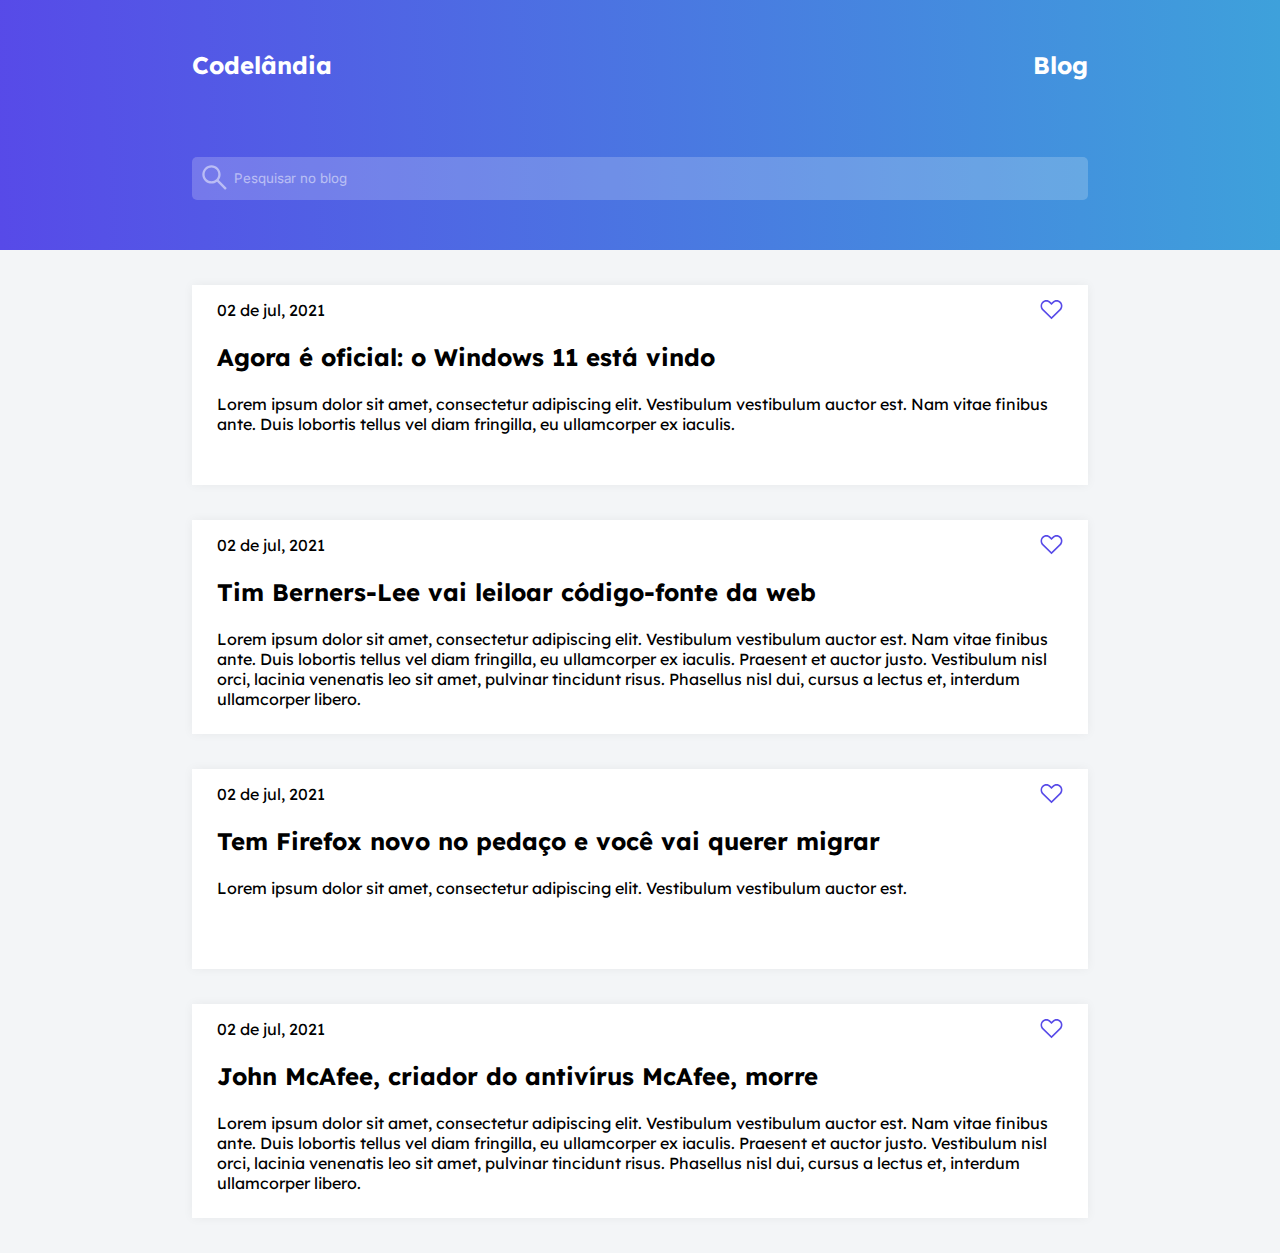
<file: desafio_1/index.html>
<!DOCTYPE html>
<html lang="en">

<head>
  <meta charset="UTF-8">
  <meta http-equiv="X-UA-Compatible" content="IE=edge">
  <meta name="viewport" content="width=device-width, initial-scale=1.0, maximum-scale=1">

  <!-- Fonts -->
  <link rel="preconnect" href="https://fonts.googleapis.com">
  <link rel="preconnect" href="https://fonts.gstatic.com" crossorigin>
  <link href="https://fonts.googleapis.com/css2?family=Lexend+Deca:wght@100;400&display=swap" rel="stylesheet">
  <link href="https://fonts.googleapis.com/css2?family=Inter:wght@500&family=Lexend+Deca:wght@100;400&display=swap"
    rel="stylesheet">

  <!-- CSS -->
  <link rel="stylesheet" href="/_includes/css/style.css">
  <link rel="stylesheet" href="./includes/css/style.css">

  <title>Desafio 1</title>
</head>

<body>

  <header>
    <div class="content content-center">
      <div class="title">
        <h1>Codelândia</h1>
        <h1>Blog</h1>
      </div>
      <div class="inp-search">
        <input type="text" id='inp-search' placeholder="Pesquisar no blog" />
        <img src="images/search.svg" width="25" />
      </div>
    </div>
  </header>

  <main>
    <div class="content content-center">

      <ul class="list-articles">
        <li>
          <article>
            <div class="header">
              <span class='txt'>02 de jul, 2021</span>
              <img class='img-favorite' src="images/favorite-heart.svg" alt="Coração" srcset="">
            </div>
            <h1 class='txt'>Agora é oficial: o Windows 11 está vindo</h1>
            <p class='txt'>Lorem ipsum dolor sit amet, consectetur adipiscing elit. Vestibulum vestibulum auctor est.
              Nam vitae
              finibus ante. Duis lobortis tellus vel diam fringilla, eu ullamcorper ex iaculis.</p>

          </article>
        </li>
        <li>
          <article>
            <div class="header">
              <span class='txt'>02 de jul, 2021</span>
              <img class='img-favorite' src="images/favorite-heart.svg" alt="Coração" srcset="">
            </div>
            <h1 class='txt'>Tim Berners-Lee vai leiloar código-fonte da web</h1>
            <p class='txt'>Lorem ipsum dolor sit amet, consectetur adipiscing elit. Vestibulum vestibulum auctor est.
              Nam vitae
              finibus ante. Duis lobortis tellus vel diam fringilla, eu ullamcorper ex iaculis. Praesent et auctor
              justo. Vestibulum nisl orci, lacinia venenatis leo sit amet, pulvinar tincidunt risus. Phasellus nisl dui,
              cursus a lectus et, interdum ullamcorper libero.</p>

          </article>
        </li>
        <li>
          <article>
            <div class="header">
              <span class='txt'>02 de jul, 2021</span>
              <img class='img-favorite' src="images/favorite-heart.svg" alt="Coração" srcset="">
            </div>
            <h1 class='txt'>Tem Firefox novo no pedaço e você vai querer migrar</h1>
            <p class='txt'>Lorem ipsum dolor sit amet, consectetur adipiscing elit. Vestibulum vestibulum auctor est.
            </p>
          </article>
        </li>
        <li>
          <article>
            <div class="header">
              <span class='txt'>02 de jul, 2021</span>
              <img class='img-favorite' src="images/favorite-heart.svg" alt="Coração" srcset="">
            </div>
            <h1 class='txt'>John McAfee, criador do antivírus McAfee, morre</h1>
            <p class='txt'>Lorem ipsum dolor sit amet, consectetur adipiscing elit. Vestibulum vestibulum auctor est.
              Nam vitae
              finibus ante. Duis lobortis tellus vel diam fringilla, eu ullamcorper ex iaculis. Praesent et auctor
              justo. Vestibulum nisl orci, lacinia venenatis leo sit amet, pulvinar tincidunt risus. Phasellus nisl dui,
              cursus a lectus et, interdum ullamcorper libero.</p>
          </article>
        </li>
      </ul>

    </div>
  </main>

  <!-- JS -->
  <script src="../_includes/js/prototype/HTMLElement.js" defer></script>
  <script src="./includes/js/main.js" defer></script>

</body>

</html>
</file>
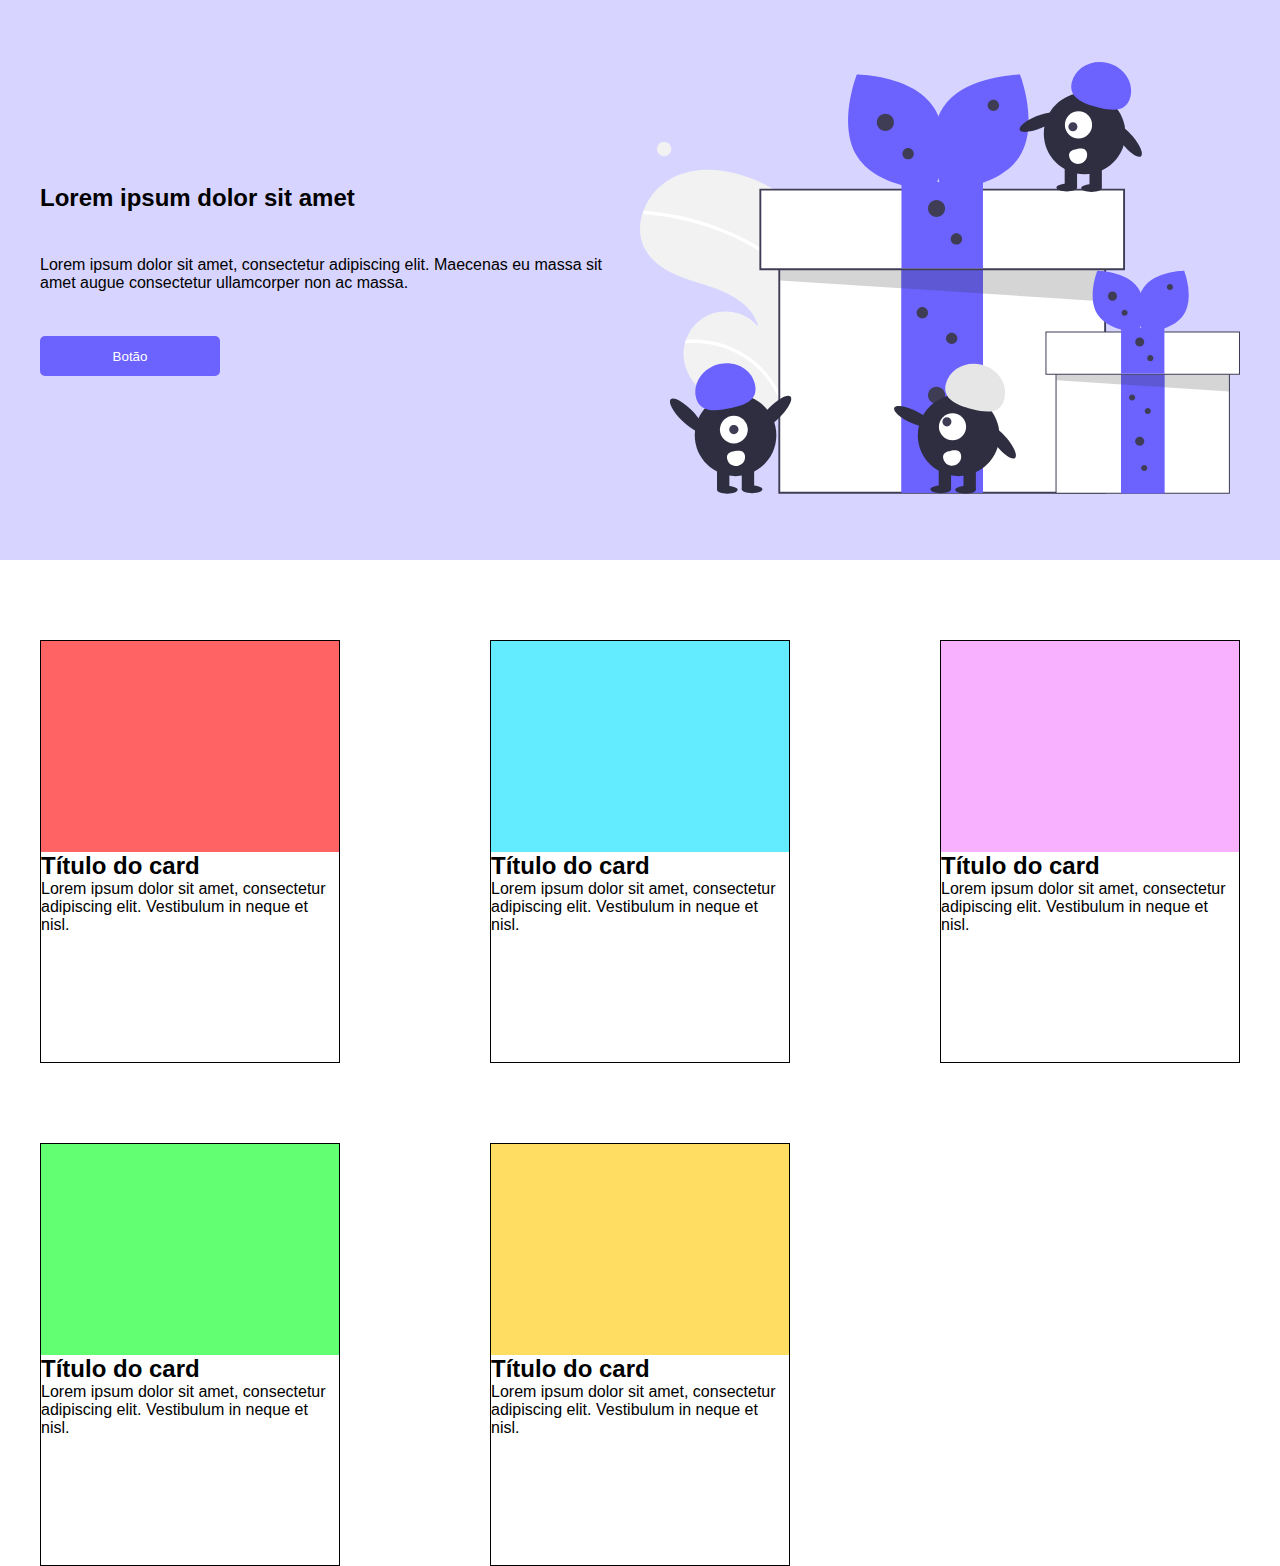
<file: desafio_3/index.html>
<!DOCTYPE html>
<html lang="en">

<head>
  <meta charset="UTF-8">
  <meta http-equiv="X-UA-Compatible" content="IE=edge">
  <meta name="viewport" content="width=device-width, initial-scale=1.0, maximum-scale=1">

  <!-- Fonts -->
  <!-- <link rel="preconnect" href="https://fonts.googleapis.com">
  <link rel="preconnect" href="https://fonts.gstatic.com" crossorigin>
  <link href="https://fonts.googleapis.com/css2?family=Lexend+Deca:wght@100;400&display=swap" rel="stylesheet">
  <link href="https://fonts.googleapis.com/css2?family=Inter:wght@500&family=Lexend+Deca:wght@100;400&display=swap"
    rel="stylesheet"> -->

  <!-- CSS -->
  <link rel="stylesheet" href="/_includes/css/style.css">
  <link rel="stylesheet" href="./includes/css/style.css">

  <title>Desafio 3</title>
</head>

<body>

  <header>
    <div class='content'>
      <div class="painel-left">
        <h1>Lorem ipsum dolor sit amet</h1>
        <p>Lorem ipsum dolor sit amet, consectetur adipiscing elit. Maecenas eu massa sit amet augue consectetur
          ullamcorper non ac massa.</p>
        <button class="btn">Botão</button>
      </div>
      <div class="painel-right">
        <img src="images/logo-gift.svg" alt="">
      </div>
    </div>
  </header>

  <main>
    <div class='content'>
      <ul>
        <li>
          <article>
            <header style="background-color: #FF6363;"></header>
            <div>
              <h1>Título do card</h1>
              <p>Lorem ipsum dolor sit amet, consectetur adipiscing elit. Vestibulum in neque et nisl.</p>
            </div>
          </article>
        </li>
        <li>
          <article>
            <header style="background-color: #63ECFF;"></header>
            <div>
              <h1>Título do card</h1>
              <p>Lorem ipsum dolor sit amet, consectetur adipiscing elit. Vestibulum in neque et nisl.</p>
            </div>
          </article>
        </li>
        <li>
          <article>
            <header style="background-color: #F8B1FF;"></header>
            <div>
              <h1>Título do card</h1>
              <p>Lorem ipsum dolor sit amet, consectetur adipiscing elit. Vestibulum in neque et nisl.</p>
            </div>
          </article>
        </li>
        <li>
          <article>
            <header style="background-color: #63FF73;"></header>
            <div>
              <h1>Título do card</h1>
              <p>Lorem ipsum dolor sit amet, consectetur adipiscing elit. Vestibulum in neque et nisl.</p>
            </div>
          </article>
        </li>
        <li>
          <article>
            <header style="background-color: #FFDD63;"></header>
            <div>
              <h1>Título do card</h1>
              <p>Lorem ipsum dolor sit amet, consectetur adipiscing elit. Vestibulum in neque et nisl.</p>
            </div>
          </article>
        </li>
        <!-- <li>
          <article>
            <header style="background-color: #6663FF;"></header>
            <div>
              <h1>Título do card</h1>
              <p>Lorem ipsum dolor sit amet, consectetur adipiscing elit. Vestibulum in neque et nisl.</p>
            </div>
          </article>
        </li> -->
      </ul>
    </div>
  </main>

  <!-- <footer>
    <div class='content'>
      <h1>Entre em contato</h1>
      <form class="form">
        <input type="text" name="name" placeholder="Nome">
        <input type="email" name="email" placeholder="E-mail">
        <input type="tel" name="telefone" placeholder="Telefone">
        <input type="text" name="mensagem" placeholder="Mensagem">
        <button type="submit">Enviar mensagem</button>
      </form>
    </div>
  </footer> -->

  <!-- JS -->
  <script src="/_includes/js/prototype/HTMLElement.js" defer></script>
  <script src="./includes/js/main.js" defer></script>

</body>

</html>
</file>
<file: _includes/css/style.css>
/* https://developer.mozilla.org/pt-BR/docs/Web/CSS/Media_Queries/Using_media_queries */
/* Pesquisar regras de tipografias */

* {
  padding: 0;
  margin: 0;
  border: 0;
  /* If you set box-sizing: border-box; on an element, padding and border are included in the width and height */
  box-sizing: border-box; 
}

html {
  min-width: 320px;
  font-size: 16px;
 }

 h1 {
  font-size: 1.5rem;
 }

 p {
  font-size: 1rem;
 }

/**
 * INPUTS
*/

input {
  border: none;
}

textarea:focus, input:focus, select:focus {
  box-shadow: 0 0 0 0;
  border: 0 none;
  outline: 0;
}

/**
 * MEDIAS QUERYS
*/

/* @media (min-width: 1440px) {
  html {
    font-size: 22px;
   }
}

@media (max-width: 1440px) {
  html {
    font-size: 16px;
   }
} */

@media (max-width: 640px) {
  html {
    font-size: 15px;
   }
}

@media (max-width: 320px) {
  html {
    font-size: 14px;
   }
}

/**
  Quando o celular estar em modo landscape
  tem que alterar a orientation
*/
/* @media only screen and (orientation: landscape) {
  main {
    height: 100%;
  }
} */
</file>
<file: desafio_1/includes/css/style.css>
/* https://developer.mozilla.org/pt-BR/docs/Web/CSS/Media_Queries/Using_media_queries */
/* Pesquisar regras de tipografias */

body {
  font-family: 'Lexend Deca', sans-serif;
  font-style: normal;
  /* line-height: 20px; */
  /* letter-spacing: 0em; */
}

/**
 * HEADER
*/

header {
  height: 250px;
  background: linear-gradient(88.27deg, #574AE8 0%, #3EA1DB 100%);

  display: flex;
  justify-content: center;
}

header .content {
  padding-top: 50px;
  padding-bottom: 50px;

  display: flex;
  flex-direction: column;
  justify-content: space-between;
}

header .content .title {
  display: flex;
  justify-content: space-between;

  font-size: 1.6em;
  font-weight: 400;
  color: #fff;
}

header .content input {
  width: 100%;
  height: 32px;

  padding-top: 21px;
  padding-bottom: 22px;

  background: rgba(255, 255, 255, 0.2);
  border-radius: 5px;

  font-family: 'Inter', 'Lexend Deca', sans-serif;
  color: rgba(255, 255, 255, 1);

  padding-left:42px;
}

header .content input::placeholder {
  color: #FFFFFF;
  opacity: 0.5;
}

header .content .inp-search {
  position: relative;
}

header .content .inp-search img {
  position: absolute;
  top: 8px;
  left: 10px;
  opacity: 0.5;
}

/**
 * MAIN
*/

main {
  /* height: 100vh; */
  display: flex;
  justify-content: center;

  background-color: #F3F5F7;
}

main .content article {
  background-color: #FFFFFF;
  box-shadow: 0px 0px 10px 0px rgba(19, 19, 31, 0.05);
}

main .content ul {
  list-style-type: none;
}

main .content ul li:first-child  {
  margin-top: 35px;
}

main .content ul li  {
  margin-bottom: 35px;
}

main .content article  {
  min-height: 200px;
  padding: 15px 25px 25px;
}

main .content article .header {
  margin-bottom: 22px;

  display: flex;
  justify-content: space-between;
}

main .content article h1 {
  margin-bottom: 22px;
}

/**
 * GERAL
*/

.content-center {
  width: 70%;
  max-width: 1030px;
  min-width: 360px;
}

/**
 * MEDIAS QUERYS
*/


/** 
  Diferença @media, @media screen and ou @media only screen and ?
  https://pt.stackoverflow.com/questions/341742/usar-media-media-screen-and-ou-media-only-screen-and-tem-alguma-diferen%C3%A7a 

  W3c
  https://www.w3schools.com/cssref/css3_pr_mediaquery.asp

  As medias querys tem que ser em ordem decrescente (cascade)
*/

/* Até 640px de largura */
@media only screen and (max-width: 640px) {

  header {
    height: 150px;
  }
  
  header .content {
    padding-top: 25px;
    padding-bottom: 25px;
  }

  .content-center {
    width: 90%;
    min-width: 320px;
    /* padding: 0px 6px; */
  }

}

@media only screen and (max-width:320px) {

  header {
    height: 100px;
  }
  
  header .content {
    padding-top: 10px;
    padding-bottom: 10px;
  }

  .content-center {
    /* width: 100%; */
    min-width: 320px;
    padding: 0px 4px;
  }

}
</file>
<file: desafio_3/includes/css/style.css>
:root {
  --max-width: 1200px;
}

html {
  font-family: 'Montserrat', sans-serif;
}

/**
 * HEADER
*/

body > header {
  background-color: #D7D4FF;
  height: 560px;
}

body > header .content {
  max-width: var(--max-width);
  margin: auto;
  display: flex;
  align-items: center;
  height: 100%;
}

body > header .content .painel-left, header .content .painel-right {
  flex-basis: 50%; /* flex: auto; */
}

body > header .content .painel-left {
  display: flex;
  justify-content: space-evenly;
  flex-direction: column;
  height: 50%;
}

body > header .content .painel-right {
  text-align: right;
}

body > header .content .painel-right img {
  width: 100%;
}

/**
 * MAIN
*/

main {
  margin-top: 80px;
}

main .content {
  max-width: var(--max-width);
  margin: auto;
  display: flex;
}

/**-----------------------------------------------------------------*/

/* https://coryrylan.com/blog/css-gap-space-with-flexbox */

/* main .content ul {
  list-style-type: none;
  display: inline-flex;
  flex-wrap: wrap;
  gap: 150px;
} */

/**-----------------------------------------------------------------*/
/**-----------------------------------------------------------------*/

/* main .content ul {
  display: flex;
  justify-content: flex-start;
  flex-wrap: wrap;
}

main .content ul li:not(:nth-child(3n+1)) {
  margin-left: 90.01px;
}

main .content ul li {
  list-style-type: none;
  margin-bottom: 90px;
} */

/**-----------------------------------------------------------------*/
/**-----------------------------------------------------------------*/

main .content ul {
  list-style-type: none;
  display: flex;
  justify-content: flex-start;
  flex-wrap: wrap;

  margin-top: -80px;
  margin-left: -150px;
}

main .content ul li {
  margin-top: 80px;
  margin-left: 150px;
}

/**-----------------------------------------------------------------*/

main .content ul li article {
  width: 300px;
  height: 423px;

  display: flex;
  flex-direction: column;

  border: 1px solid black;
}

main .content ul li article header {
  flex-basis: 50%;
}

main .content ul li article div {
  flex-basis: 50%;
}

/**
 * MEDIAS QUERYS
*/

  @media (max-width: 1200px) {

    body > header .content {
      padding: 0px 35px;
    }

    main .content {
      width: 750px;
    }
  }

  @media (max-width: 750px) {

    body > header .content {
      flex-direction: column;
      justify-content: space-evenly;
      padding: 50px 10px;
    }

    body > header .content .painel-left, header .content .painel-right {
      display: flex;
      justify-content: space-evenly;
      flex-direction: column;
    }

    body > header .content .painel-right img {
      max-width: 380px;
    }

    main .content {
      width: 300px;
    }

    main .content ul, main .content ul li {
      margin-left: 0px;
    }
  }

  .btn {
    height: 100%;
    max-width: 180px;
    max-height: 40px;
    border-radius: 5px;

    background-color: #6C63FF;
    color: #FFFFFF;
  }
</file>
